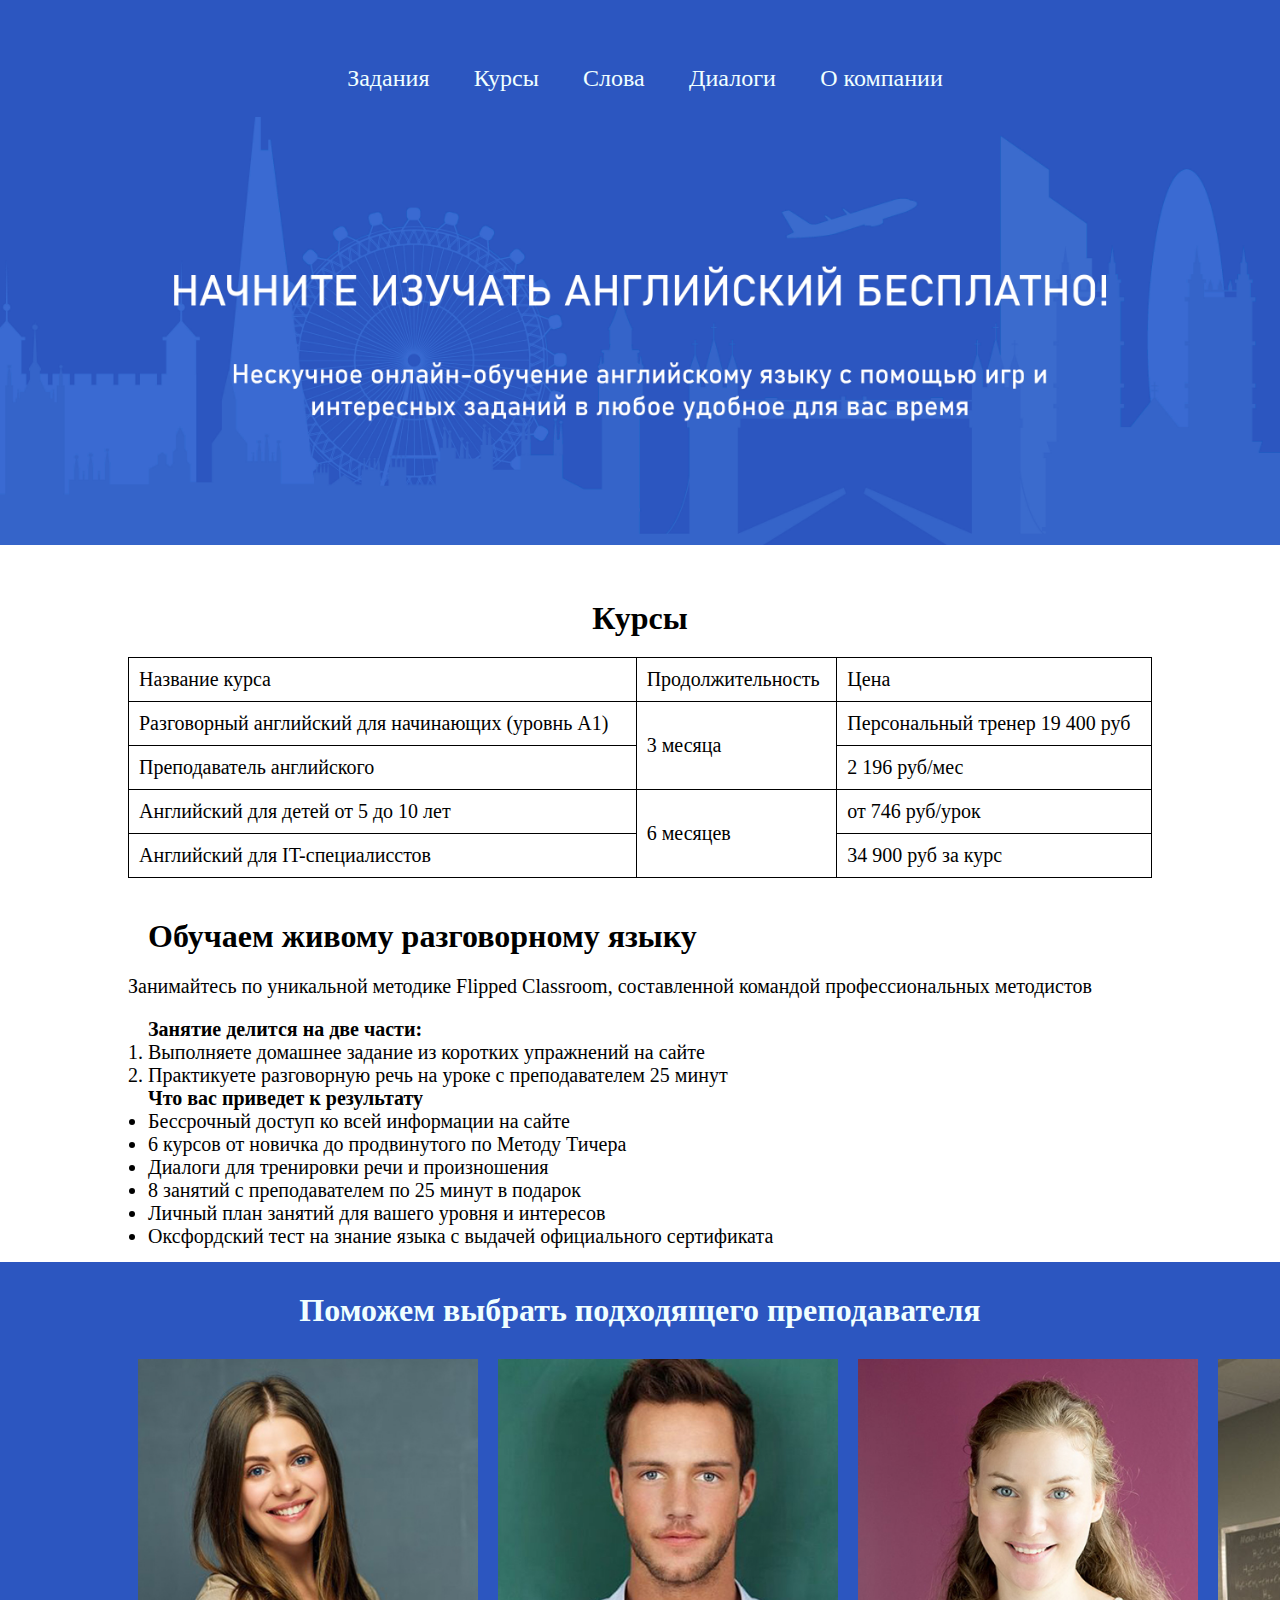
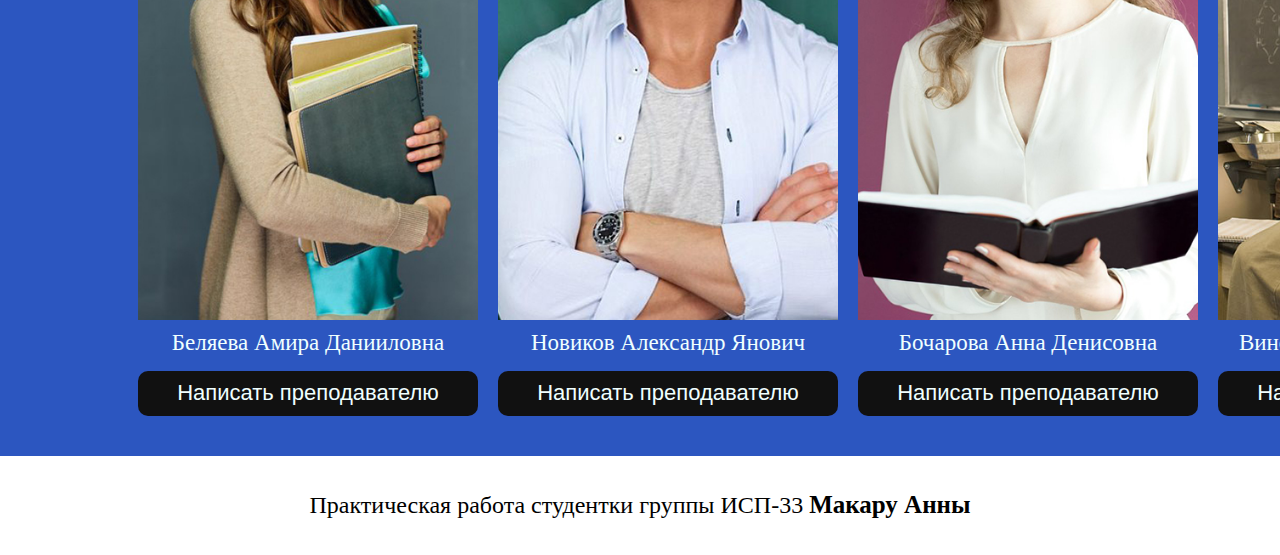
<file: доп задание/index.html>
<!DOCTYPE html>
<html lang="ru">
<head>
    <meta charset="UTF-8">
    <meta name="viewport" content="width=device-width, initial-scale=1.0">
    <title>Изучение английского бесплатно</title>
    <link rel="stylesheet" href="css\main.style.css" >
</head>
<body>
    <!--Шапка-->
    <header>
        <nav>
            <ul>
                <li><a href="#"> Задания </a> </li>
                <li><a href="#"> Курсы </a> </li>
                <li><a href="#"> Слова </a> </li>
                <li><a href="#"> Диалоги </a> </li>
                <li><a href="#"> О компании </a> </li>
            </ul>
        </nav>
    </header>

    <!--Основная часть-->
    <main>
        <!--Баннер-->
        <section>
            <div class="banner" >
                <img src="media\banner.jpg" alt="Баннер"/>
            </div>
        </section>

        <!--Таблицы-->
        <section class="table">
            <span>Курсы</span>
                <!--<h1>Курсы</h1>-->
                <table>
                    <tr> 
                        <td>Название курса</td>
                        <td>Продолжительность</td>
                        <td>Цена</td>
                    </tr>
                    <tr>
                        <td>Разговорный английский для начинающих (уровнь А1)</td>
                        <td rowspan="2">3 месяца</td>
                        <td>Персональный тренер 19 400 руб </td>
                    </tr>
                    <tr>
                        <td>Преподаватель английского</td>
                        
                        <td>2 196 руб/мес</td>
                    </tr>
                    <tr>
                        <td>Английский для детей от 5 до 10 лет</td>
                        <td rowspan="2">6 месяцев</td>
                        <td>от 746 руб/урок</td>
                    </tr>
                    <tr>
                        <td>Английский для IT-специалисстов</td>
                        
                        <td>34 900 руб за курс</td>
                    </tr>
                </table>
        </section>
            <!--Часть с текстом-->
        <section class="text">
            <span>Обучаем живому разговорному языку</span>
            <p>Занимайтесь по уникальной методике Flipped Classroom,
                 составленной командой профессиональных методистов</p>
                 <div class="list">
            <h3>Занятие делится на две части:</h3>
            <ol>
                <li>Выполняете домашнее задание из коротких упражнений на сайте</li>
                <li>Практикуете разговорную речь на уроке с преподавателем 25 минут</li>
            </ol>
            <h3>Что вас приведет к результату</h3>
            <ul>
                <li>Бессрочный доступ ко всей информации на сайте</li>
                <li>6 курсов от новичка до продвинутого по Методу Тичера</li>
                <li>Диалоги для тренировки речи и произношения</li>
                <li>8 занятий с преподавателем по 25 минут в подарок</li>
                <li>Личный план занятий для вашего уровня и интересов</li>
                <li>Оксфордский тест на знание языка с выдачей официального сертификата</li>
            </ul>
                </div>
        </section>
            <!--Сотрудники-->
        <section class="people">
        <span> Поможем выбрать подходящего преподавателя</span>
        <div class="wrap">
            <div class="column">
                <img src="media\1.jpg" alt="картинка"/>
                <p>Беляева Амира Данииловна</p>
                <button>Напиcать преподавателю</button>
            </div>
            <div class="column">
                <img src="media\2.jpg" alt="картинка"/>
                <p>Новиков Александр Янович</p>
                <button>Напиcать преподавателю</button>
            </div>
            <div class="column">
                <img src="media\3.jpg" alt="картинка"/>
                <p>Бочарова Анна Денисовна</p>
                <button>Напиcать преподавателю</button>
            </div>
            <div class="column">
                <img src="media\4.jpg" alt="картинка"/>
                <p>Винокуров Василий Петрович</p>
                <button>Напиcать преподавателю</button>
            </div>
        </div>
        </section>
    </main>
    <footer>
        <p>
        Практическая работа студентки группы ИСП-33
        <span id="name">Макару Анны</span>
    </p>
    </footer>
    
</body>
</html>
</file>
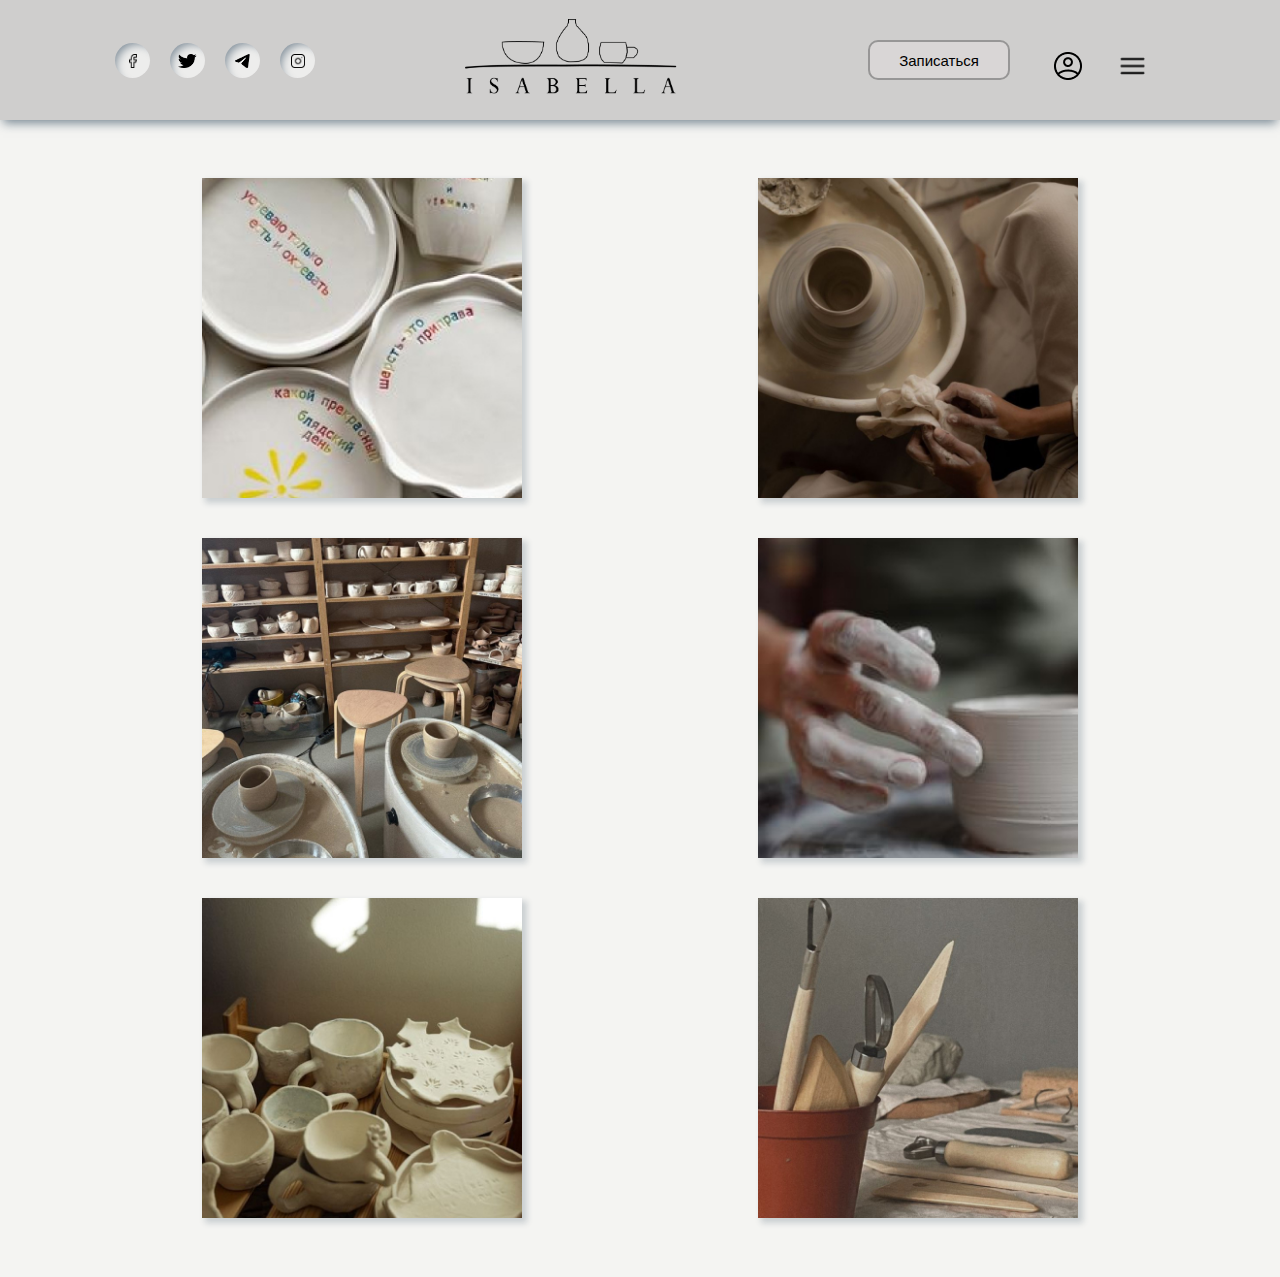
<file: Мастерская scss/index.html>
<!DOCTYPE html>
<html lang="ru">
<head>
    <meta charset="UTF-8">
    <meta name="viewport" content="width=device-width, initial-scale=1.0">
    <title>Гончарная мастерская</title>
    <link rel="stylesheet" href="css\style.css">
</head>
<body>
    <header>
        <div class="main-menu menu-left">
        <div class="button-eleps">
            <div class="button-icon">
                <img src="media\facebook.png" alt="facebook">
            </div>
        </div>
        <div class="button-eleps">
            <div class="button-icon">
                <img src="media\twiter.png" alt="twiter">
            </div>
        </div>
        <div class="button-eleps">
            <div class="button-icon">
                <img src="media\tg.png" alt="telegramm">
            </div>
        </div>
        <div class="button-eleps">
            <div class="button-icon">
                <img src="media\inst.png" alt="instagramm">
            </div>
        </div>
        </div>

         <img class="logo" src="media\logo.png" alt="логотип">

        <div class="main-menu">
            <button class="" >Записаться</button>
            <div class="button-icon">
                <img src="media\user.png" alt="user">
            </div>
            <div class="button-icon">
                <img src="media\menu.png" alt="menu">
            </div>
        </div>
    
    </header>
    <section class="banner">
        <div class="banner-item1"></div>
        <div class="banner-item2"></div>
        <div class="banner-item3"></div>
        <div class="banner-item4"></div>
        <div class="banner-item5"></div>
        <div class="banner-item6"></div>

    </section>
</body>
</html>
</file>
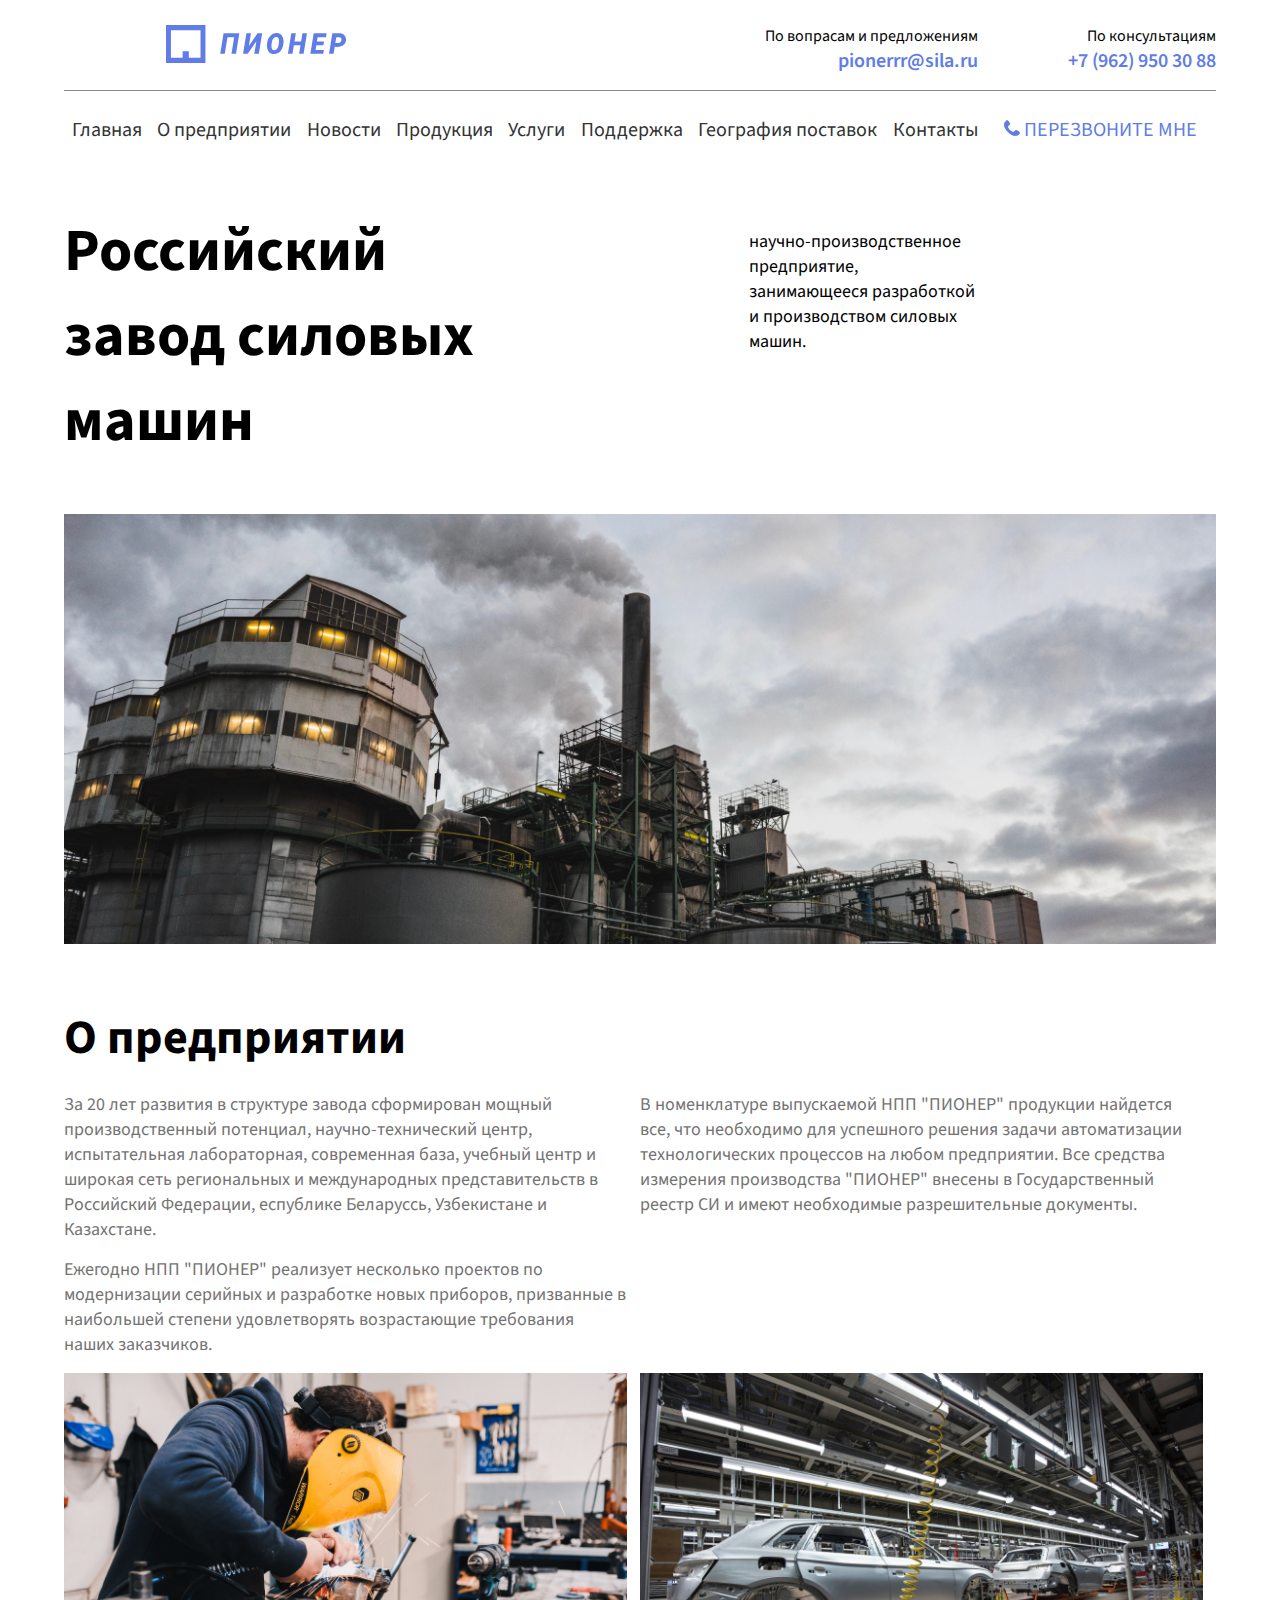
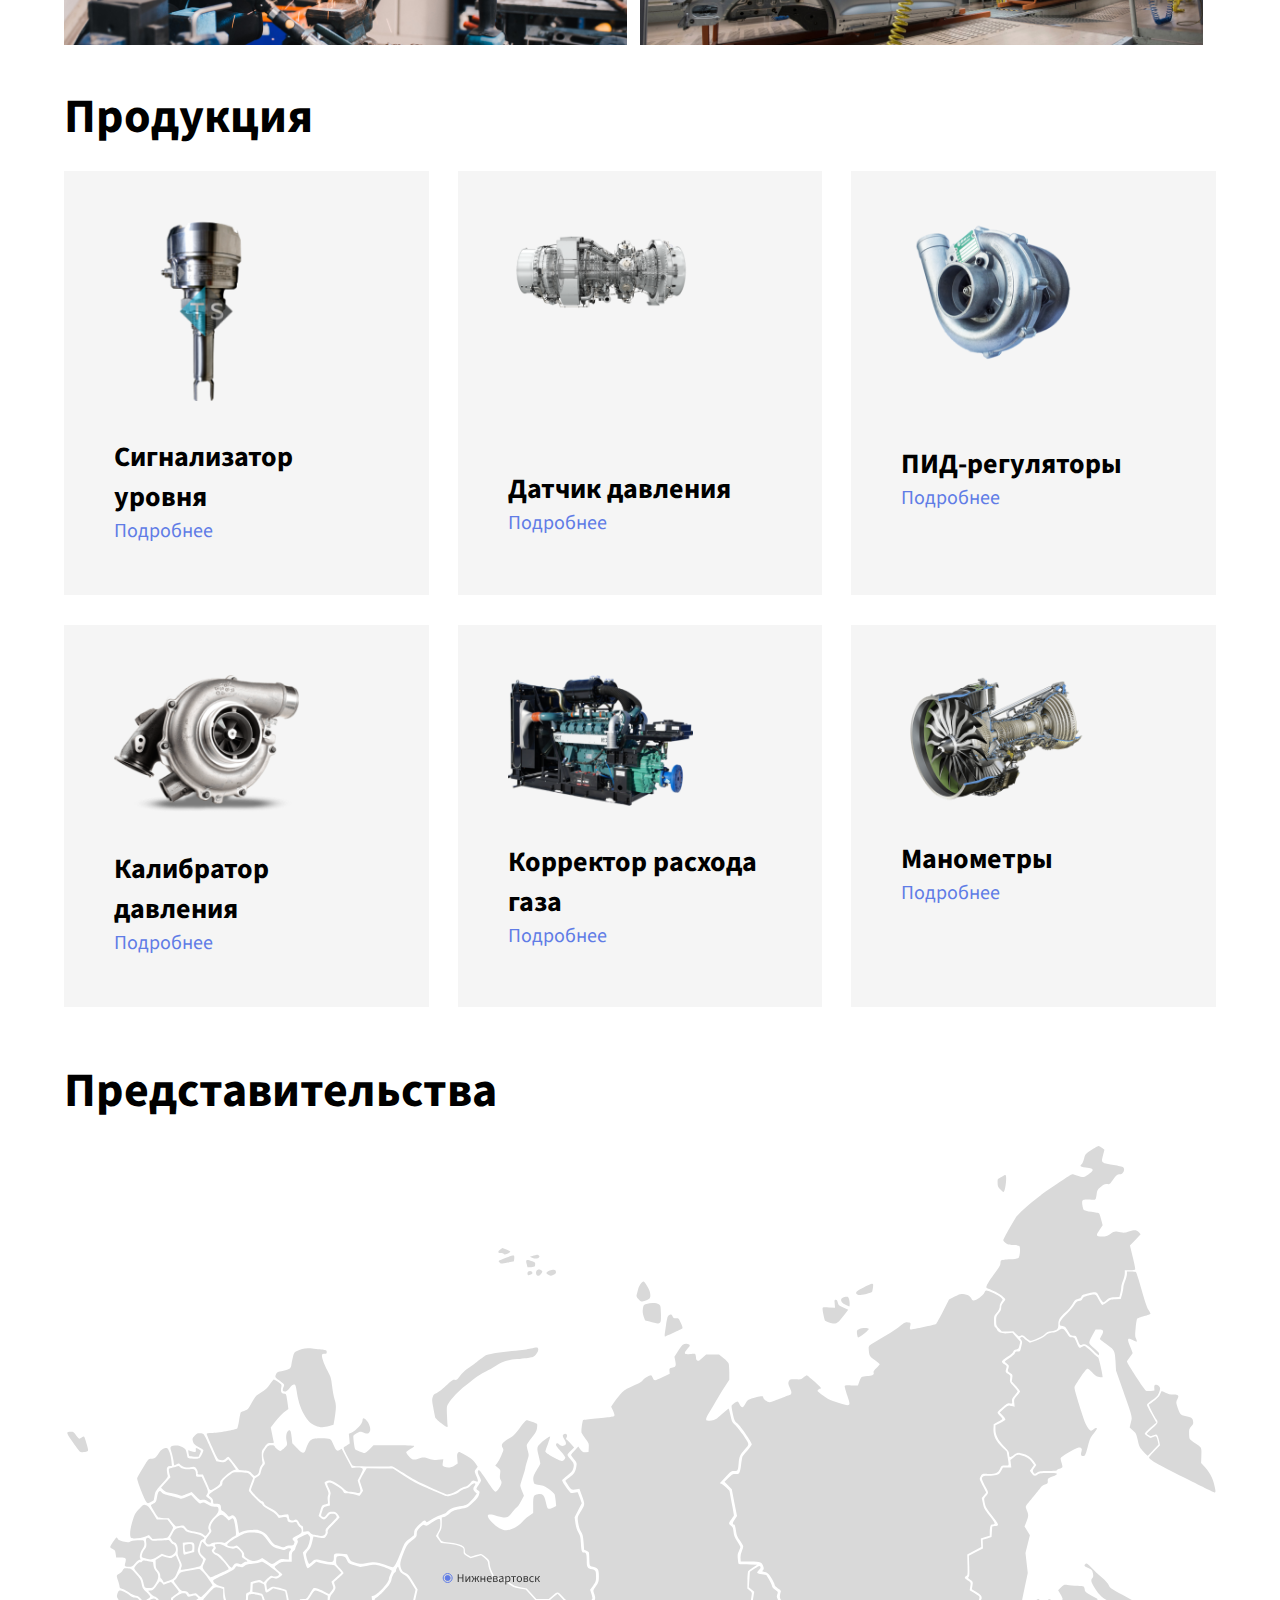
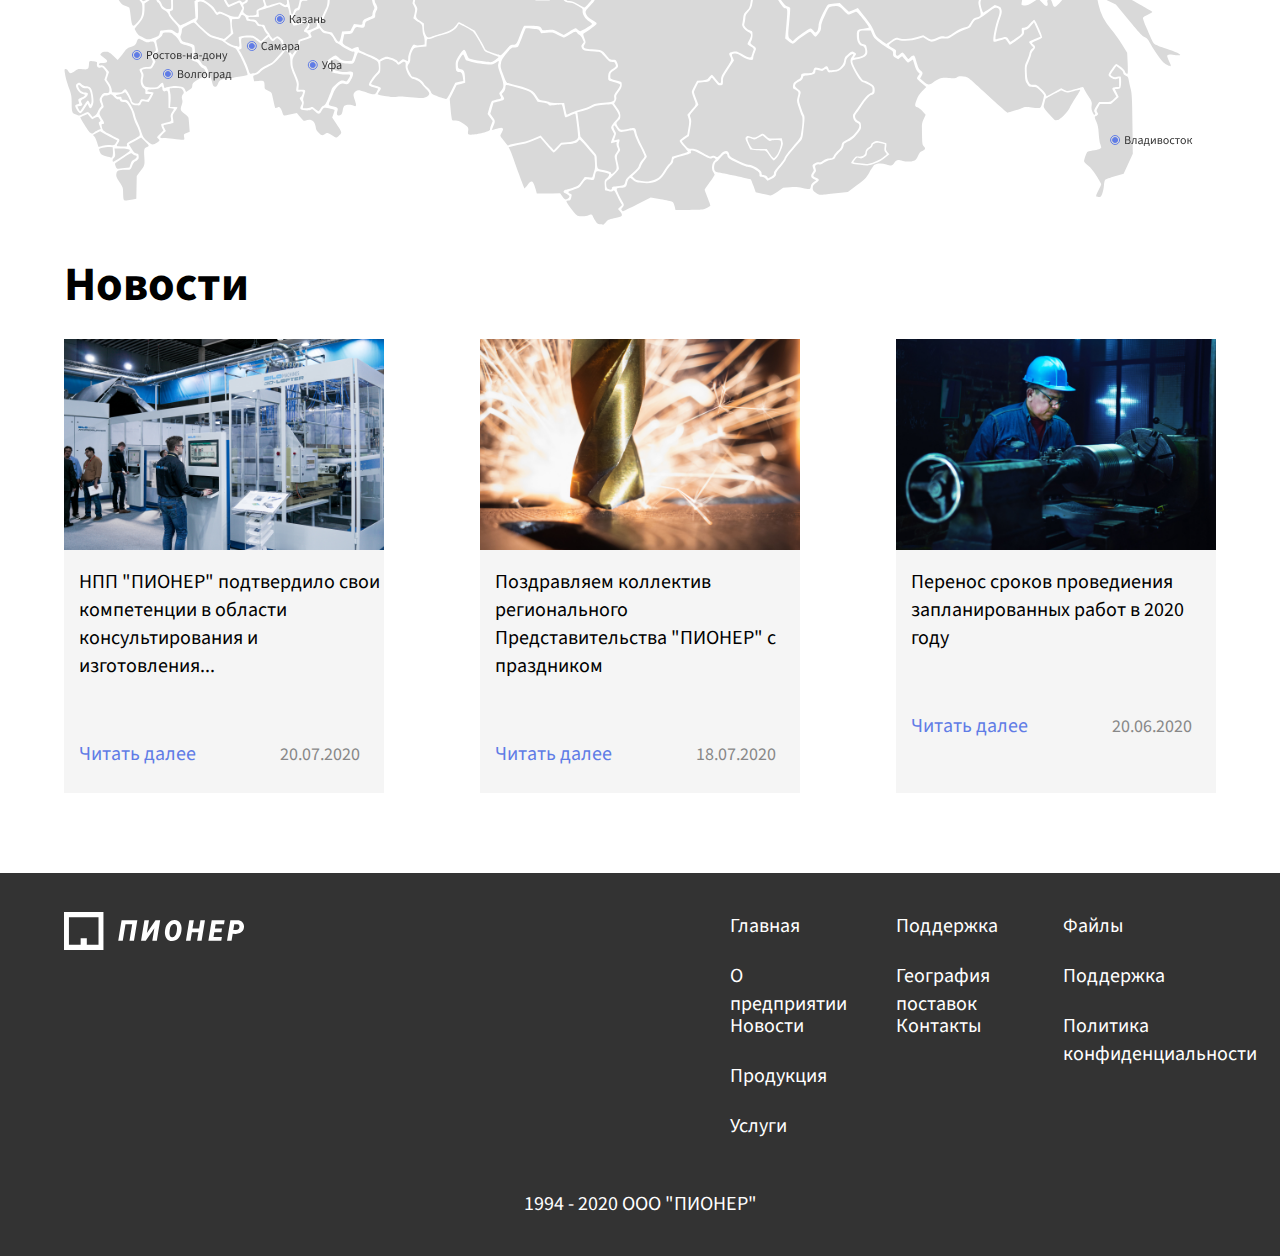
<file: Пионер/index.html>
<!DOCTYPE html>
<html lang="en">
<head>
    <meta charset="UTF-8">
    <meta name="viewport" content="width=device-width, initial-scale=1.0">
    <link rel="stylesheet" href="css\main.style.css">
    <title>Пионер</title>
</head>
<body>
    <!--Шапка-->
    <header> 

        <div class="logo-header"> 
        <img src="media/logo/logo.svg">
        </div>  
    <div class="contacts">
        <p id="email"> По вопрасам и предложениям
            <span>pionerrr@sila.ru</span>
        </p>

        <p> По консультациям
            <span>+7 (962) 950 30 88</span>
        </p>
    </div>
        
        
        
        <nav>
            <ul>
                <li><a href="#"> Главная </a> </li>
                <li><a href="#"> О предприятии </a> </li>
                <li><a href="#"> Новости </a> </li>
                <li><a href="#"> Продукция </a> </li>
                <li><a href="#"> Услуги </a> </li>
                <li><a href="#"> Поддержка </a> </li>
                <li><a href="#"> География поставок </a></li>
                <li><a href="#"> Контакты </a></li>
            </ul>
            <a href="">
                <img src="media\tel.svg">
                ПЕРЕЗВОНИТЕ МНЕ
            </a>
        </nav>
    </header>

    <!--Основная часть-->
    <main>
            <!--Баннер-->
        <div class="banner">
            <h1>Российский завод силовых машин</h1>
            <p>научно-производственное предприятие,
                занимающееся разработкой и производством силовых машин.
            </p>
            <img src="media/hero-image.jpg" alt="баннер">
        </div>

        <!--Секция-->
        <section>
            <h2>О предприятии</h2>
            <div class="grid">
                <p>За 20 лет развития в структуре завода сформирован мощный производственный потенциал,
                    научно-технический центр, испытательная лабораторная, современная база,
                    учебный центр и широкая сеть региональных и международных представительств в Российский Федерации,
                    еспублике Беларуссь, Узбекистане и Казахстане.</p>
                <p>В номенклатуре выпускаемой НПП "ПИОНЕР" продукции найдется все, что
                    необходимо для успешного решения задачи автоматизации технологических
                    процессов на любом предприятии. Все средства измерения производства "ПИОНЕР"
                    внесены в Государственный реестр СИ и имеют необходимые разрешительные
                    документы.</p>
                <p>Ежегодно НПП "ПИОНЕР" реализует несколько проектов по модернизации серийных
                    и разработке новых приборов, призванные в наибольшей степени удовлетворять
                    возрастающие требования наших заказчиков.</p>
                    <p></p>
                <img src="media/aurelien-romain-DB_q6rPFnBM-unsplash.jpg" alt="О предприятии"/>
                <img src="media/carlos-aranda-QMjCzOGeglA-unsplash.jpg"/>
            </div>
        </section>

         <!--Секция-->
        <section>
            <h2>Продукция</h2>
            <div class="wrap">
                <div class="column">
                    <div class="image-container">
                        <img src="media/products/prod-1.png" alt="изображение продукции">
                    </div>
                    <h3>Сигнализатор уровня</h3>
                    <a href="#">Подробнее</a>
                </div>

                <div class="column">
                    <div class="image-container" style="padding-bottom: 108px;">
                        <img src="media/products/prod-2.png" alt="изображение продукции">
                        
                    </div>
                    <h3>Датчик давления</h3>
                    <a href="#">Подробнее</a>
                </div>

                <div class="column" >
                    <div class="image-container" style="padding-bottom: 40px;">
                        <img src="media/products/prod-3.png" alt="изображение продукции">
                    </div>
                    <h3>ПИД-регуляторы</h3>
                    <a href="#">Подробнее</a>
                </div>

                <div class="column">
                    <div class="image-container">
                        <img src="media/products/prod-4.png" alt="изображение продукции">
                    </div>
                    <h3>Калибратор давления</h3>
                    <a href="#">Подробнее</a>
                </div>

                <div class="column">
                    <div class="image-container">
                        <img src="media/products/prod-5.png" alt="изображение продукции">
                    </div>
                    <h3>Корректор расхода газа</h3>
                    <a href="#">Подробнее</a>
                </div>

                <div class="column">
                    <div class="image-container">
                        <img src="media/products/prod-6.png" alt="изображение продукции">
                    </div>
                    <h3>Манометры</h3>
                    <a href="#">Подробнее</a>
                </div>
            </div>
        </section>

         <!--Секция-->
        <section>
            <h2>Представительства</h2>
            <img src="media\map.svg" style="width: 100%;">
        </section>

         <!--Секция-->
        <section> 
           <h2>Новости</h2>  
           <div class="news">
            <div class="column-news">
                <img src="media/news/news-1.jpg" alt="новость1">
                <p>НПП "ПИОНЕР" подтвердило свои компетенции в области
                    консультирования и изготовления...</p>
                <div class="inner">
                    <a href="#">Читать далее</a>
                    <time>20.07.2020</time>
                </div>
           </div> 

           <div class="column-news">
            <img src="media/news/news-2.jpg" alt="новость2">
            <p>Поздравляем коллектив регионального Представительства 
                "ПИОНЕР" с праздником</p>
            <div class="inner">
                <a href="#">Читать далее</a>
                <time>18.07.2020</time>
                </div>
            </div> 

            <div class="column-news" >
                <img src="media/news/news-3.jpg" alt="новость3">
                <p>Перенос сроков проведиения запланированных работ в 2020 году</p>
                <div class="inner">
                    <a href="#">Читать далее</a>
                    <time>20.06.2020</time>
                    </div>
            </div> 


        </div>
        </section> 
    </main>

     <!--Подвал-->
    <footer>
        <div class="wrap">
            <div class="logo">
                <img src="media\logo\logo_footer.svg" alr=""/>
            </div>
            <nav>
                <ul>
                    <li><a href="#"> Главная </a> </li>
                    <li><a href="#"> Поддержка </a> </li>
                    <li><a href="#"> Файлы </a> </li>
                    <li><a href="#"> О предприятии </a> </li>
                    <li><a href="#"> География поставок </a> </li>
                    <li><a href="#"> Поддержка </a> </li>
                    <li><a href="#"> Новости </a></li>
                    <li><a href="#"> Контакты </a></li>
                    <li><a href="#"> Политика конфиденциальности</a></li>
                    <li><a href="#"> Продукция </a></li>
                    <li><a href="#">  </a></li>
                    <li><a href="#"> </a></li>
                    <li><a href="#"> Услуги </a></li>
                </ul>
            </nav>
        </div>
        <p>1994 - 2020 ООО "ПИОНЕР"</p>
    </footer>
</body>
</html>
</file>
